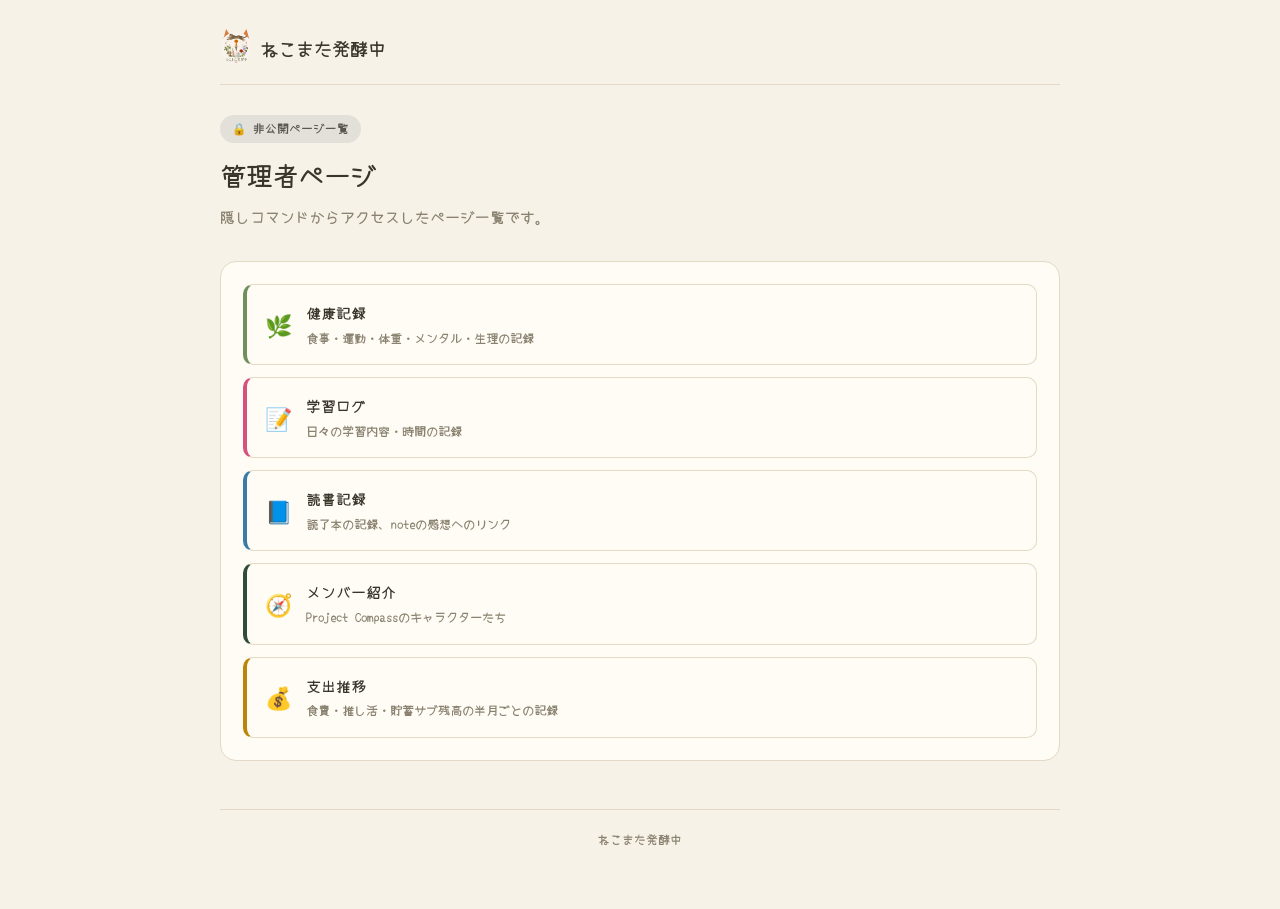
<file: sara-admin-9c51f874.html>
<!DOCTYPE html>
<html lang="ja">
<head>
<meta charset="UTF-8">
<meta name="viewport" content="width=device-width, initial-scale=1.0">
<title>非公開ページ一覧 | ねこまた発酵中</title>
<meta name="robots" content="noindex, nofollow">
<link rel="stylesheet" href="style.css">
<style>
  body { --page-accent: var(--accent-other); --page-accent-soft: var(--accent-other-soft); --page-accent-dark: var(--accent-other-dark); }

  .private-badge {
    display: inline-flex;
    align-items: center;
    gap: 6px;
    background: var(--accent-other-soft);
    color: var(--accent-other-dark);
    border-radius: 999px;
    padding: 4px 12px;
    font-size: 11.5px;
    font-weight: 800;
    margin-bottom: 10px;
  }

  .admin-list { display: flex; flex-direction: column; gap: 12px; }
  .admin-link {
    display: flex;
    align-items: center;
    gap: 14px;
    background: var(--base-bg-card);
    border: 1px solid var(--base-border);
    border-radius: var(--radius-md);
    padding: 16px 18px;
    text-decoration: none;
    color: var(--ink);
    border-left: 4px solid var(--al-color, var(--page-accent));
    transition: transform .15s;
  }
  .admin-link:hover { transform: translateX(3px); }
  .admin-link .al-icon { font-size: 22px; }
  .admin-link .al-title { font-size: 14.5px; font-weight: 800; }
  .admin-link .al-desc { font-size: 12px; color: var(--ink-soft); margin-top: 2px; }
</style>
</head>
<body>
<div class="page">

  <header class="site-header">
    <a href="index.html" class="logo"><span class="cat-ear-frame"><img src="images/logo-icon.png" alt=""></span><span class="playful-heading">ねこまた発酵中</span></a>
  </header>

  <div class="page-hero">
    <span class="private-badge">🔒 非公開ページ一覧</span>
    <h1>管理者ページ</h1>
    <p>隠しコマンドからアクセスしたページ一覧です。</p>
  </div>

  <div class="card">
    <div class="admin-list">
      <a href="sara-health-9c51f874.html" class="admin-link" style="--al-color: var(--accent-health);">
        <span class="al-icon">🌿</span>
        <div>
          <div class="al-title">健康記録</div>
          <div class="al-desc">食事・運動・体重・メンタル・生理の記録</div>
        </div>
      </a>
      <a href="sara-studylog-9c51f874.html" class="admin-link" style="--al-color: var(--accent-study);">
        <span class="al-icon">📝</span>
        <div>
          <div class="al-title">学習ログ</div>
          <div class="al-desc">日々の学習内容・時間の記録</div>
        </div>
      </a>
      <a href="sara-reading-9c51f874.html" class="admin-link" style="--al-color: var(--accent-reading);">
        <span class="al-icon">📘</span>
        <div>
          <div class="al-title">読書記録</div>
          <div class="al-desc">読了本の記録、noteの感想へのリンク</div>
        </div>
      </a>
      <a href="sara-team-9c51f874.html" class="admin-link" style="--al-color: var(--accent-blog);">
        <span class="al-icon">🧭</span>
        <div>
          <div class="al-title">メンバー紹介</div>
          <div class="al-desc">Project Compassのキャラクターたち</div>
        </div>
      </a>
      <a href="sara-expense-9c51f874.html" class="admin-link" style="--al-color: var(--accent-expense);">
        <span class="al-icon">💰</span>
        <div>
          <div class="al-title">支出推移</div>
          <div class="al-desc">食費・推し活・貯蓄サブ残高の半月ごとの記録</div>
        </div>
      </a>
    </div>
  </div>

  <footer class="site-footer">
    ねこまた発酵中
  </footer>

</div>
</body>
</html>
</file>
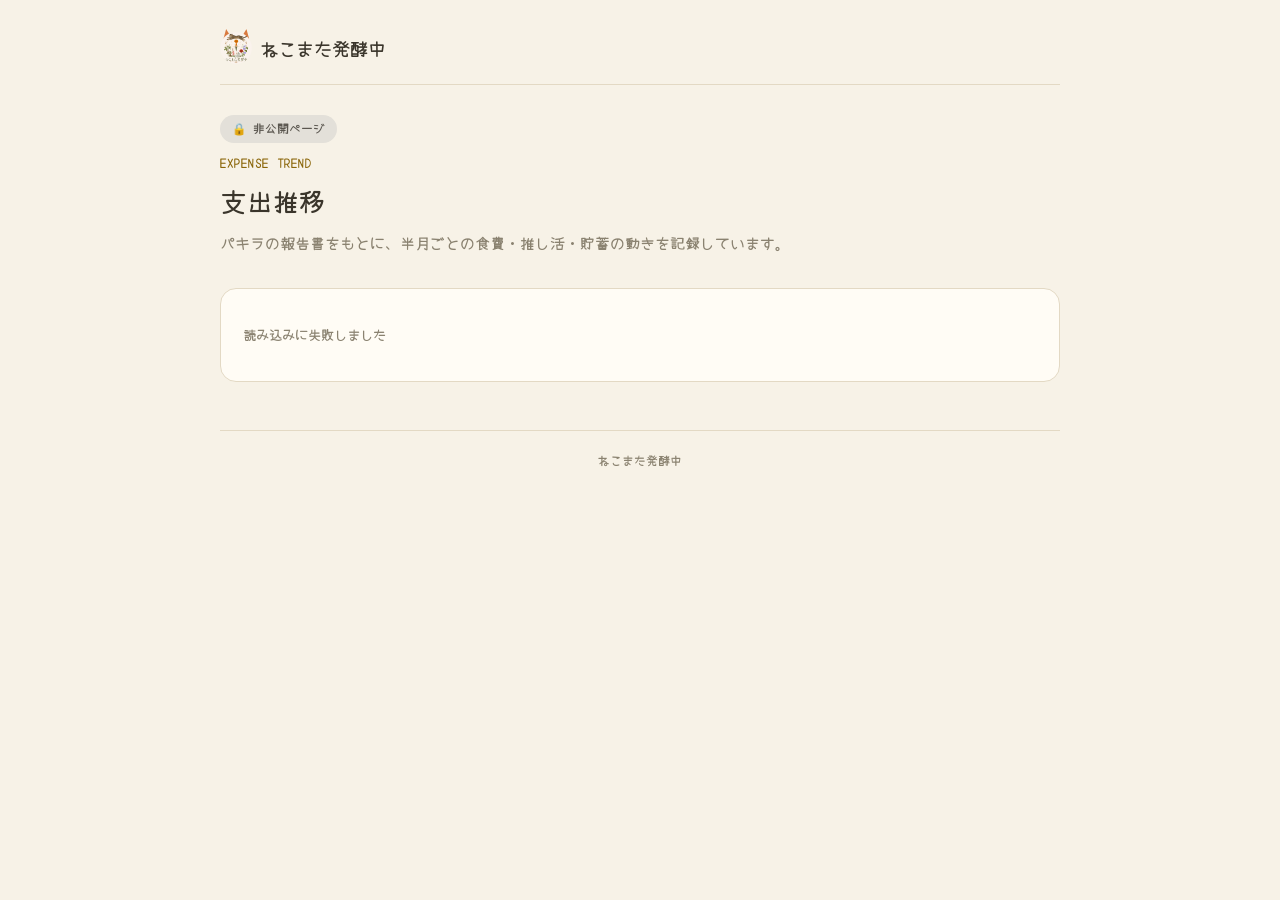
<file: sara-expense-9c51f874.html>
<!DOCTYPE html>
<html lang="ja">
<head>
<meta charset="UTF-8">
<meta name="viewport" content="width=device-width, initial-scale=1.0">
<title>支出推移（非公開） | ねこまた発酵中</title>
<meta name="robots" content="noindex, nofollow">
<link rel="stylesheet" href="style.css">
<style>
  body { --page-accent: var(--accent-expense); --page-accent-soft: var(--accent-expense-soft); --page-accent-dark: var(--accent-expense-dark); }

  .private-badge {
    display: inline-flex;
    align-items: center;
    gap: 6px;
    background: var(--accent-other-soft);
    color: var(--accent-other-dark);
    border-radius: 999px;
    padding: 4px 12px;
    font-size: 11.5px;
    font-weight: 800;
    margin-bottom: 10px;
  }

  .chart-wrap { width: 100%; overflow-x: auto; }
  svg.chart { width: 100%; height: auto; display: block; }

  .stat-grid { display: grid; grid-template-columns: repeat(3, 1fr); gap: 12px; margin-bottom: 4px; }
  @media (max-width: 600px) { .stat-grid { grid-template-columns: 1fr; } }
  .stat-card { background: var(--base-bg); border: 1px solid var(--base-border); border-radius: var(--radius-md); padding: 14px; text-align: center; }
  .stat-card .st-num { font-size: 18px; font-weight: 800; color: var(--page-accent-dark); }
  .stat-card .st-label { font-size: 11px; color: var(--ink-soft); margin-top: 4px; }

  .period-table { width: 100%; border-collapse: collapse; font-size: 12.5px; }
  .period-table th, .period-table td { text-align: left; padding: 8px 10px; border-bottom: 1px solid var(--base-border); }
  .period-table th { color: var(--ink-soft); font-weight: 700; font-size: 11.5px; }
  .period-table .memo-cell { color: var(--ink-soft); font-size: 11.5px; }

  #content-area .loading { font-size: 13px; color: var(--ink-soft); }
</style>
</head>
<body>
<div class="page">

  <header class="site-header">
    <a href="index.html" class="logo"><span class="cat-ear-frame"><img src="images/logo-icon.png" alt=""></span><span class="playful-heading">ねこまた発酵中</span></a>
  </header>

  <div class="page-hero">
    <span class="private-badge">🔒 非公開ページ</span>
    <div class="eyebrow">EXPENSE TREND</div>
    <h1>支出推移</h1>
    <p>パキラの報告書をもとに、半月ごとの食費・推し活・貯蓄の動きを記録しています。</p>
  </div>

  <div id="content-area">
    <p class="loading">読み込み中…</p>
  </div>

  <footer class="site-footer">
    ねこまた発酵中
  </footer>

</div>

<script>
  const GAS_URL = 'https://script.google.com/macros/s/AKfycby_ukjAi9Ry3qZGqyVW9j9502VNxsl-n3CQPvMIDuqLENaIJ2RqkaQIXm483bTorrKk/exec';

  function dateLabel(d) {
    if (!d) return '';
    const md = new Date(String(d).slice(0, 10) + 'T00:00:00');
    if (isNaN(md.getTime())) return String(d);
    return (md.getMonth() + 1) + '/' + md.getDate();
  }

  function escapeHtml(str) {
    const div = document.createElement('div');
    div.textContent = str;
    return div.innerHTML;
  }

  function buildLineChart(points, color, label) {
    if (points.length < 2) return '<p class="loading">データが2件以上集まるとグラフが表示されます</p>';
    const W = 600, H = 160, padL = 50, padR = 14, padT = 16, padB = 26;
    const values = points.map(p => p.value);
    let min = Math.min(...values, 0);
    let max = Math.max(...values);
    if (min === max) { min -= 1; max += 1; }
    const range = max - min;
    const innerW = W - padL - padR;
    const innerH = H - padT - padB;

    const xStep = points.length > 1 ? innerW / (points.length - 1) : 0;
    const coords = points.map((p, i) => {
      const x = padL + i * xStep;
      const y = padT + innerH - ((p.value - min) / range) * innerH;
      return [x, y];
    });

    const pathD = coords.map((c, i) => (i === 0 ? 'M' : 'L') + c[0].toFixed(1) + ',' + c[1].toFixed(1)).join(' ');
    const areaD = pathD + ` L${coords[coords.length-1][0].toFixed(1)},${padT+innerH} L${coords[0][0].toFixed(1)},${padT+innerH} Z`;

    const gridLines = [];
    for (let i = 0; i <= 2; i++) {
      const y = padT + (innerH / 2) * i;
      const val = max - (range / 2) * i;
      gridLines.push(`<line x1="${padL}" y1="${y}" x2="${W-padR}" y2="${y}" stroke="#ddd5c2" stroke-width="1" stroke-dasharray="2,3"/>`);
      gridLines.push(`<text x="${padL-8}" y="${y+3}" font-size="10" fill="#8a8270" text-anchor="end">${Math.round(val).toLocaleString()}</text>`);
    }

    const xLabels = points.map((p, i) =>
      `<text x="${coords[i][0]}" y="${H-8}" font-size="10" fill="#8a8270" text-anchor="middle">${p.label}</text>`
    ).join('');

    const dots = coords.map((c, i) =>
      `<circle cx="${c[0]}" cy="${c[1]}" r="3.5" fill="${color}" stroke="#fffdf8" stroke-width="1.5"><title>${points[i].label}: ${points[i].value.toLocaleString()}円</title></circle>`
    ).join('');

    return `
      <svg class="chart" viewBox="0 0 ${W} ${H}" xmlns="http://www.w3.org/2000/svg">
        ${gridLines.join('')}
        <path d="${areaD}" fill="${color}" opacity="0.12"/>
        <path d="${pathD}" fill="none" stroke="${color}" stroke-width="2.2"/>
        ${dots}
        ${xLabels}
      </svg>
    `;
  }

  async function loadExpenseData() {
    const area = document.getElementById('content-area');
    try {
      const res = await fetch(GAS_URL);
      const rows = await res.json();
      if (!rows || rows.length === 0) {
        area.innerHTML = '<div class="card"><p class="loading">まだデータがありません</p></div>';
        return;
      }

      const periodLabels = rows.map(r => dateLabel(r.period_start) + '〜' + dateLabel(r.period_end));
      const foodPoints = rows.map((r, i) => ({ value: Number(r.food_cost) || 0, label: periodLabels[i] }));
      const oshiPoints = rows.map((r, i) => ({ value: Number(r.oshi_cost) || 0, label: periodLabels[i] }));
      const savingsPoints = rows.map((r, i) => ({ value: Number(r.savings_balance) || 0, label: periodLabels[i] }));

      const latest = rows[rows.length - 1];

      let html = '';

      html += '<div class="stat-grid">';
      html += `<div class="stat-card"><div class="st-num">¥${(Number(latest.food_cost)||0).toLocaleString()}</div><div class="st-label">直近の食費</div></div>`;
      html += `<div class="stat-card"><div class="st-num">¥${(Number(latest.oshi_cost)||0).toLocaleString()}</div><div class="st-label">直近の推し活</div></div>`;
      html += `<div class="stat-card"><div class="st-num">¥${(Number(latest.savings_balance)||0).toLocaleString()}</div><div class="st-label">貯蓄サブ残高</div></div>`;
      html += '</div>';

      html += '<div class="card"><h2>食費の推移</h2><div class="chart-wrap">' + buildLineChart(foodPoints, 'var(--accent-expense)') + '</div></div>';
      html += '<div class="card"><h2>推し活の推移</h2><div class="chart-wrap">' + buildLineChart(oshiPoints, 'var(--accent-health)') + '</div></div>';
      html += '<div class="card"><h2>貯蓄サブ残高の推移</h2><div class="chart-wrap">' + buildLineChart(savingsPoints, 'var(--accent-reading)') + '</div></div>';

      html += '<div class="card"><h2>期間ごとの記録</h2><table class="period-table"><thead><tr>' +
        '<th>期間</th><th>食費</th><th>推し活</th><th>貯蓄サブ残高</th><th>メモ</th></tr></thead><tbody>';
      rows.slice().reverse().forEach(r => {
        html += '<tr>' +
          '<td>' + dateLabel(r.period_start) + '〜' + dateLabel(r.period_end) + '</td>' +
          '<td>¥' + (Number(r.food_cost)||0).toLocaleString() + '</td>' +
          '<td>¥' + (Number(r.oshi_cost)||0).toLocaleString() + '</td>' +
          '<td>¥' + (Number(r.savings_balance)||0).toLocaleString() + '</td>' +
          '<td class="memo-cell">' + escapeHtml(String(r.memo || '')) + '</td>' +
          '</tr>';
      });
      html += '</tbody></table></div>';

      area.innerHTML = html;
    } catch (err) {
      area.innerHTML = '<div class="card"><p class="loading">読み込みに失敗しました</p></div>';
    }
  }

  loadExpenseData();
</script>
</body>
</html>
</file>
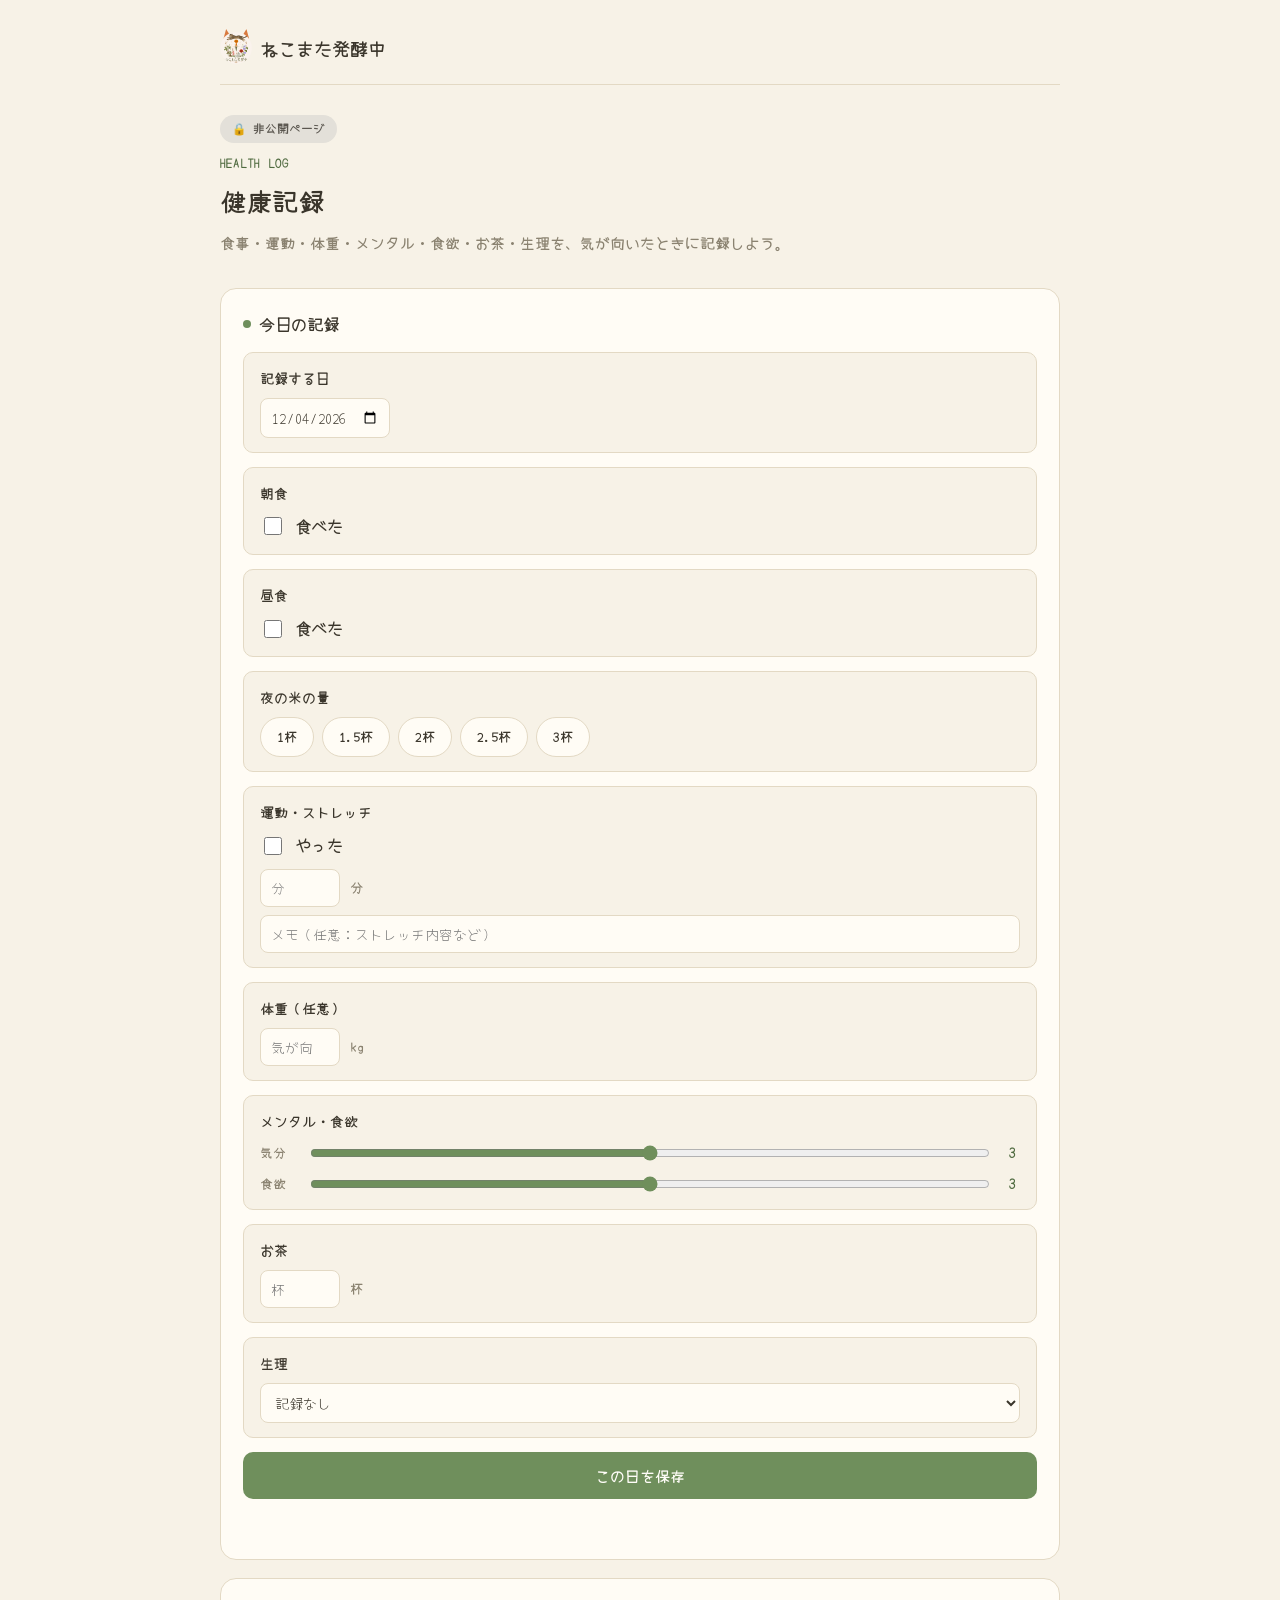
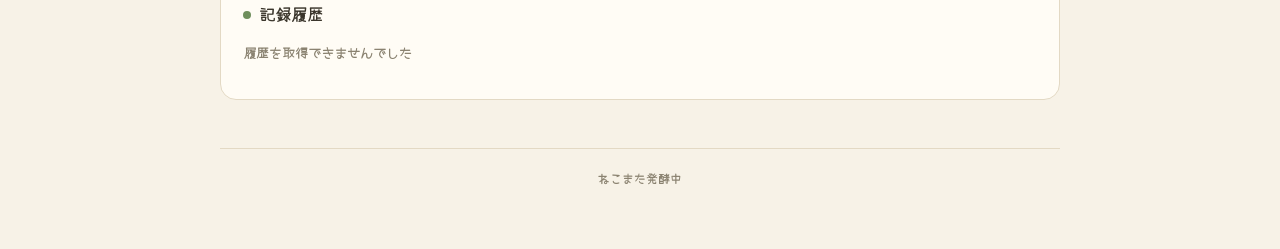
<file: sara-health-9c51f874.html>
<!DOCTYPE html>
<html lang="ja">
<head>
<meta charset="UTF-8">
<meta name="viewport" content="width=device-width, initial-scale=1.0">
<title>健康記録（非公開） | ねこまた発酵中</title>
<meta name="robots" content="noindex, nofollow">
<link rel="stylesheet" href="style.css">
<style>
  body { --page-accent: var(--accent-health); --page-accent-soft: var(--accent-health-soft); --page-accent-dark: var(--accent-health-dark); }

  .form-grid { display: flex; flex-direction: column; gap: 14px; }

  .field-block { background: var(--base-bg); border: 1px solid var(--base-border); border-radius: var(--radius-md); padding: 14px 16px; }
  .field-block label.title { display: flex; align-items: center; gap: 8px; font-size: 13.5px; font-weight: 700; margin-bottom: 8px; }

  .toggle-row { display: flex; align-items: center; gap: 10px; cursor: pointer; }
  .toggle-row input[type="checkbox"] { width: 18px; height: 18px; accent-color: var(--page-accent); }

  .inline-row { display: flex; align-items: center; gap: 10px; flex-wrap: wrap; }
  .inline-row input[type="number"] { width: 80px; }
  .inline-row input[type="text"] { flex: 1; min-width: 140px; }

  input[type="text"], input[type="number"], input[type="date"], select {
    border: 1px solid var(--base-border);
    border-radius: 8px;
    padding: 8px 10px;
    font-size: 14px;
    font-family: inherit;
    background: var(--base-bg-card);
    color: var(--ink);
  }
  select { width: 100%; }

  .slider-row { display: flex; align-items: center; gap: 12px; margin-bottom: 8px; }
  .slider-row:last-child { margin-bottom: 0; }
  .slider-row .s-label { font-size: 12.5px; color: var(--ink-soft); min-width: 36px; }
  .slider-row input[type="range"] { flex: 1; accent-color: var(--page-accent); }
  .slider-row .s-out { font-size: 13.5px; font-weight: 800; color: var(--page-accent-dark); min-width: 16px; text-align: center; }

  .submit-btn {
    width: 100%;
    background: var(--page-accent);
    color: #fffdf8;
    border: none;
    border-radius: 10px;
    padding: 13px;
    font-size: 14.5px;
    font-weight: 800;
    cursor: pointer;
    font-family: inherit;
  }
  .submit-btn:disabled { opacity: 0.6; cursor: default; }

  #status-msg { font-size: 12.5px; margin-top: 8px; min-height: 16px; }
  #status-msg.ok { color: var(--accent-health-dark); }
  #status-msg.err { color: #a32d2d; }

  .history-row {
    display: flex; align-items: center; gap: 8px; flex-wrap: wrap;
    border: 1px solid var(--base-border); border-radius: 8px;
    padding: 9px 12px; margin-bottom: 7px; font-size: 12.5px;
  }
  .history-row .h-date { font-weight: 800; min-width: 60px; color: var(--page-accent-dark); }
  .history-row .h-tag { background: var(--page-accent-soft); color: var(--page-accent-dark); border-radius: 999px; padding: 2px 9px; font-size: 11px; }
  #history-list .loading { font-size: 13px; color: var(--ink-soft); }

  .private-badge {
    display: inline-flex;
    align-items: center;
    gap: 6px;
    background: var(--accent-other-soft);
    color: var(--accent-other-dark);
    border-radius: 999px;
    padding: 4px 12px;
    font-size: 11.5px;
    font-weight: 800;
    margin-bottom: 10px;
  }

  .choice-row { display: flex; gap: 8px; flex-wrap: wrap; }
  .choice-btn {
    border: 1.5px solid var(--base-border);
    background: var(--base-bg-card);
    border-radius: 999px;
    padding: 8px 16px;
    font-size: 13px;
    font-weight: 700;
    cursor: pointer;
    color: var(--ink);
    transition: all .15s;
  }
  .choice-btn.selected {
    background: var(--page-accent);
    border-color: var(--page-accent);
    color: white;
  }
</style>
</head>
<body>
<div class="page">

  <header class="site-header">
    <a href="index.html" class="logo"><span class="cat-ear-frame"><img src="images/logo-icon.png" alt=""></span><span class="playful-heading">ねこまた発酵中</span></a>
  </header>

  <div class="page-hero">
    <span class="private-badge">🔒 非公開ページ</span>
    <div class="eyebrow">HEALTH LOG</div>
    <h1>健康記録</h1>
    <p>食事・運動・体重・メンタル・食欲・お茶・生理を、気が向いたときに記録しよう。</p>
  </div>

  <div class="card">
    <h2>今日の記録</h2>
    <form id="health-form" class="form-grid">

      <div class="field-block">
        <label class="title">記録する日</label>
        <input type="date" id="date-input" required>
      </div>

      <div class="field-block">
        <label class="title">朝食</label>
        <label class="toggle-row">
          <input type="checkbox" id="breakfast">
          <span>食べた</span>
        </label>
      </div>

      <div class="field-block">
        <label class="title">昼食</label>
        <label class="toggle-row">
          <input type="checkbox" id="lunch">
          <span>食べた</span>
        </label>
      </div>

      <div class="field-block">
        <label class="title">夜の米の量</label>
        <div class="choice-row" id="rice-choice">
          <div class="choice-btn" data-value="1">1杯</div>
          <div class="choice-btn" data-value="1.5">1.5杯</div>
          <div class="choice-btn" data-value="2">2杯</div>
          <div class="choice-btn" data-value="2.5">2.5杯</div>
          <div class="choice-btn" data-value="3">3杯</div>
        </div>
      </div>

      <div class="field-block">
        <label class="title">運動・ストレッチ</label>
        <label class="toggle-row" style="margin-bottom: 10px;">
          <input type="checkbox" id="exercise-did">
          <span>やった</span>
        </label>
        <div class="inline-row">
          <input type="number" id="exercise-min" placeholder="分" min="0" max="180">
          <span style="font-size:13px; color:var(--ink-soft);">分</span>
        </div>
        <input type="text" id="exercise-memo" placeholder="メモ（任意：ストレッチ内容など）" style="width:100%; margin-top:8px;">
      </div>

      <div class="field-block">
        <label class="title">体重（任意）</label>
        <div class="inline-row">
          <input type="number" id="weight" placeholder="気が向いたときだけ" step="0.1" min="30" max="150">
          <span style="font-size:13px; color:var(--ink-soft);">kg</span>
        </div>
      </div>

      <div class="field-block">
        <label class="title">メンタル・食欲</label>
        <div class="slider-row">
          <span class="s-label">気分</span>
          <input type="range" id="mood" min="1" max="5" value="3" step="1">
          <span class="s-out" id="mood-out">3</span>
        </div>
        <div class="slider-row">
          <span class="s-label">食欲</span>
          <input type="range" id="appetite" min="1" max="5" value="3" step="1">
          <span class="s-out" id="appetite-out">3</span>
        </div>
      </div>

      <div class="field-block">
        <label class="title">お茶</label>
        <div class="inline-row">
          <input type="number" id="tea" placeholder="杯" min="0" max="15">
          <span style="font-size:13px; color:var(--ink-soft);">杯</span>
        </div>
      </div>

      <div class="field-block">
        <label class="title">生理</label>
        <select id="period">
          <option value="">記録なし</option>
          <option value="start">開始日</option>
          <option value="ongoing">生理中</option>
          <option value="end">終了日</option>
          <option value="pms">PMS（生理前の不調）</option>
        </select>
      </div>

      <button type="submit" class="submit-btn" id="submit-btn">この日を保存</button>
      <div id="status-msg"></div>
    </form>
  </div>

  <div class="card">
    <h2>記録履歴</h2>
    <div id="history-list"><p class="loading">読み込み中…</p></div>
  </div>

  <footer class="site-footer">
    ねこまた発酵中
  </footer>

</div>

<script>
  const GAS_URL = 'https://script.google.com/macros/s/AKfycbxcG5koxkbuJ7c44aPmVAe-jpXJXW8dsl4aot_tIniA7-Nc7GJm3r-AOQHyXrndb4Mv/exec';

  const $ = id => document.getElementById(id);

  function todayStr() {
    const d = new Date();
    const tz = d.getTimezoneOffset() * 60000;
    return new Date(d - tz).toISOString().slice(0, 10);
  }

  $('date-input').value = todayStr();
  $('mood').addEventListener('input', () => $('mood-out').textContent = $('mood').value);
  $('appetite').addEventListener('input', () => $('appetite-out').textContent = $('appetite').value);

  let selectedRice = '';
  document.querySelectorAll('#rice-choice .choice-btn').forEach(btn => {
    btn.addEventListener('click', () => {
      const isAlreadySelected = btn.classList.contains('selected');
      document.querySelectorAll('#rice-choice .choice-btn').forEach(b => b.classList.remove('selected'));
      if (isAlreadySelected) {
        selectedRice = ''; // もう一度押すと選択解除（任意項目のため）
      } else {
        btn.classList.add('selected');
        selectedRice = btn.dataset.value;
      }
    });
  });

  function periodLabel(p) {
    if (p === 'start') return '生理開始';
    if (p === 'ongoing') return '生理中';
    if (p === 'end') return '生理終了';
    if (p === 'pms') return 'PMS';
    return '';
  }

  function dateLabel(d) {
    if (!d) return '';
    const md = new Date(String(d).slice(0, 10) + 'T00:00:00');
    if (isNaN(md.getTime())) return String(d);
    return (md.getMonth() + 1) + '/' + md.getDate();
  }

  $('health-form').addEventListener('submit', async function (e) {
    e.preventDefault();
    const btn = $('submit-btn');
    const statusEl = $('status-msg');
    btn.disabled = true;
    statusEl.textContent = '送信中…';
    statusEl.className = '';

    const params = new URLSearchParams({
      date: $('date-input').value,
      breakfast: $('breakfast').checked ? 'true' : 'false',
      lunch: $('lunch').checked ? 'true' : 'false',
      rice_amount: selectedRice,
      exercise_did: $('exercise-did').checked ? 'true' : 'false',
      exercise_min: $('exercise-min').value || '',
      exercise_memo: $('exercise-memo').value || '',
      weight: $('weight').value || '',
      mood: $('mood').value,
      appetite: $('appetite').value,
      tea: $('tea').value || '',
      period: $('period').value || ''
    });

    try {
      const res = await fetch(GAS_URL, { method: 'POST', body: params });
      const text = await res.text();
      statusEl.textContent = '保存しました';
      statusEl.className = 'ok';
      loadHistory();

      // フォームをリセットして、続けて入力しやすくする
      document.getElementById('health-form').reset();
      $('date-input').value = todayStr(); // 日付は今日のまま維持
      document.querySelectorAll('#rice-choice .choice-btn').forEach(b => b.classList.remove('selected'));
      selectedRice = '';
      $('mood-out').textContent = '3';
      $('appetite-out').textContent = '3';
    } catch (err) {
      statusEl.textContent = '保存に失敗しました。もう一度試してね';
      statusEl.className = 'err';
    } finally {
      btn.disabled = false;
    }
  });

  async function loadHistory() {
    const listEl = $('history-list');
    listEl.innerHTML = '<p class="loading">読み込み中…</p>';
    try {
      const res = await fetch(GAS_URL);
      const rows = await res.json();
      if (!rows || rows.length === 0) {
        listEl.innerHTML = '<p class="loading">まだ記録がありません</p>';
        return;
      }
      // 日付の降順（新しい日付が上）にソート
      const sorted = rows.slice().sort((a, b) => {
        const da = String(a.date).slice(0, 10);
        const db = String(b.date).slice(0, 10);
        return db.localeCompare(da);
      }).slice(0, 31);
      listEl.innerHTML = sorted.map(r => {
        const tags = [];
        if (r.breakfast === true || r.breakfast === 'TRUE') tags.push('朝食○');
        if (r.lunch === true || r.lunch === 'TRUE') tags.push('昼食○');
        if (r.rice_amount) tags.push('夜の米' + r.rice_amount + '杯');
        if (r.exercise_did === true || r.exercise_did === 'TRUE') {
          tags.push('運動' + (r.exercise_min ? ' ' + r.exercise_min + '分' : ''));
        }
        if (r.weight) tags.push(r.weight + 'kg');
        if (r.mood) tags.push('気分' + r.mood);
        if (r.appetite) tags.push('食欲' + r.appetite);
        if (r.tea) tags.push('お茶' + r.tea + '杯');
        if (r.period) tags.push(periodLabel(r.period));
        const tagHtml = tags.map(t => '<span class="h-tag">' + t + '</span>').join('');
        return '<div class="history-row"><span class="h-date">' + dateLabel(r.date) + '</span>' + tagHtml + '</div>';
      }).join('');
    } catch (err) {
      listEl.innerHTML = '<p class="loading">履歴を取得できませんでした</p>';
    }
  }

  loadHistory();
</script>
</body>
</html>
</file>
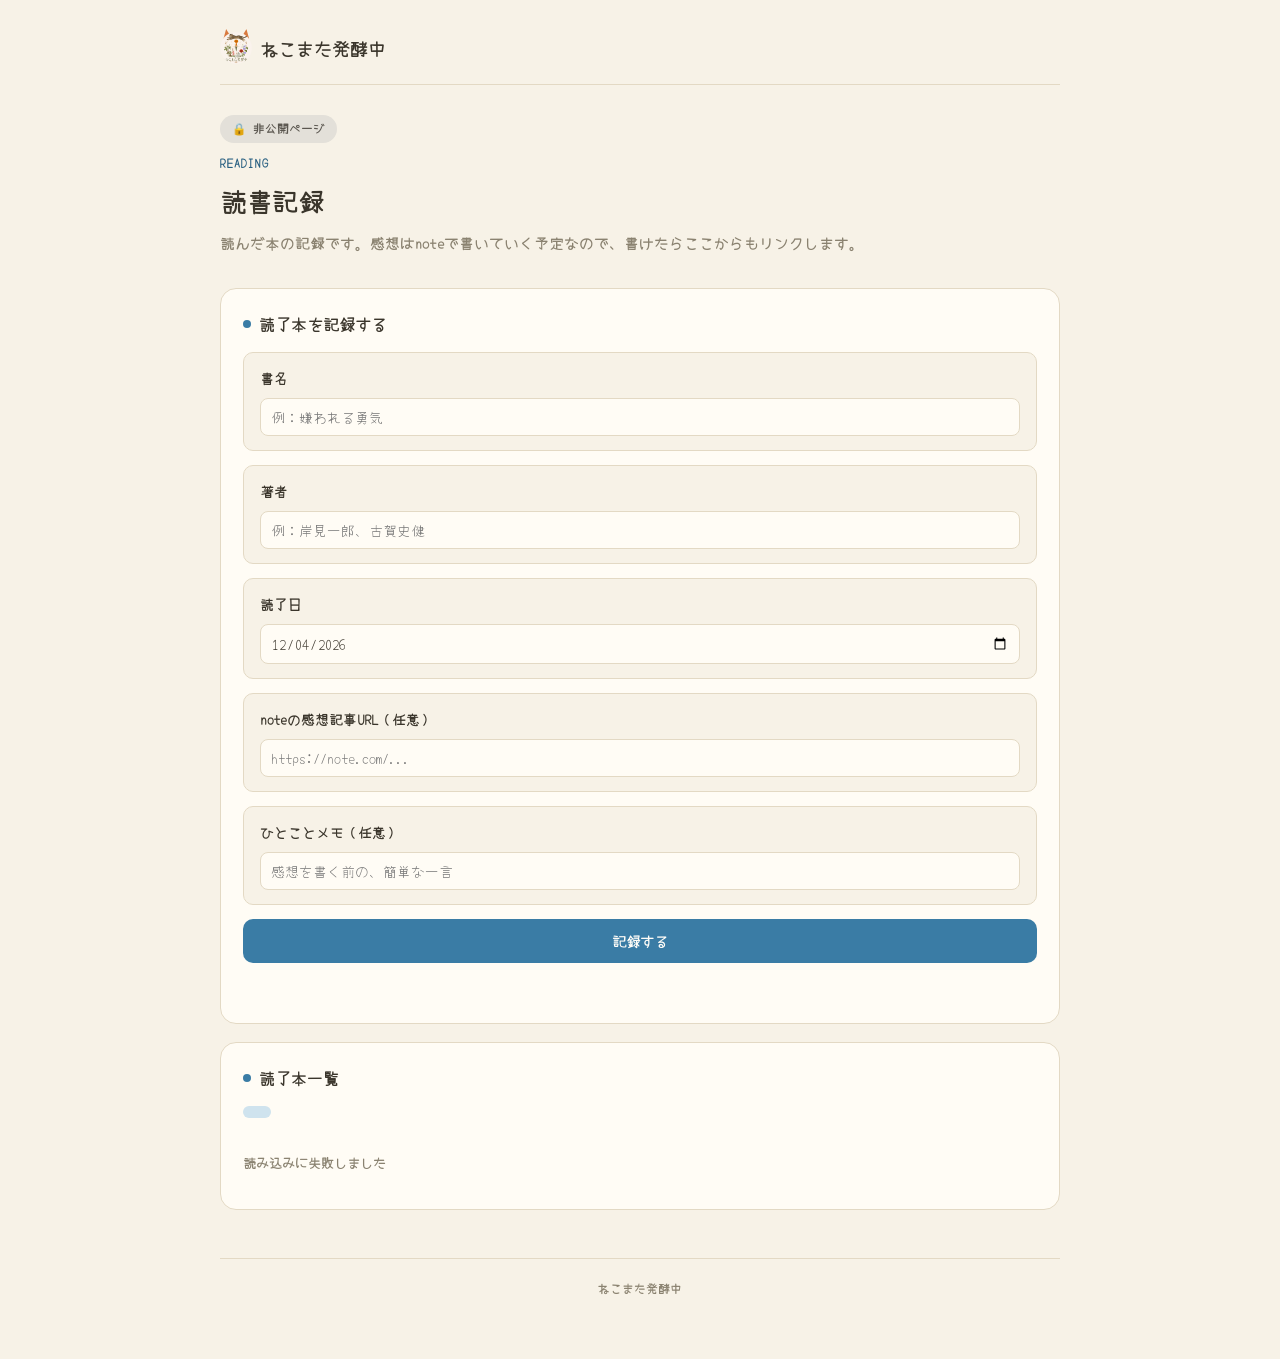
<file: sara-reading-9c51f874.html>
<!DOCTYPE html>
<html lang="ja">
<head>
<meta charset="UTF-8">
<meta name="viewport" content="width=device-width, initial-scale=1.0">
<title>読書記録（非公開） | ねこまた発酵中</title>
<meta name="robots" content="noindex, nofollow">
<link rel="stylesheet" href="style.css">
<style>
  body { --page-accent: var(--accent-reading); --page-accent-soft: var(--accent-reading-soft); --page-accent-dark: var(--accent-reading-dark); }

  .private-badge {
    display: inline-flex;
    align-items: center;
    gap: 6px;
    background: var(--accent-other-soft);
    color: var(--accent-other-dark);
    border-radius: 999px;
    padding: 4px 12px;
    font-size: 11.5px;
    font-weight: 800;
    margin-bottom: 10px;
  }

  .book-list { display: flex; flex-direction: column; gap: 12px; }
  .book-card {
    background: var(--base-bg-card);
    border: 1px solid var(--base-border);
    border-radius: var(--radius-md);
    padding: 16px 18px;
  }
  .book-card .b-title { font-size: 14.5px; font-weight: 800; margin-bottom: 3px; }
  .book-card .b-author { font-size: 12px; color: var(--ink-soft); margin-bottom: 8px; }
  .book-card .b-meta { display: flex; align-items: center; gap: 10px; flex-wrap: wrap; }
  .book-card .b-date {
    font-size: 11px; color: var(--ink-soft); background: var(--base-bg);
    border-radius: 999px; padding: 3px 10px;
  }
  .book-card .b-memo { font-size: 12.5px; color: var(--ink); margin-top: 8px; line-height: 1.6; }
  .book-card .b-note-link {
    display: inline-flex; align-items: center; gap: 5px;
    font-size: 12px; font-weight: 700; color: var(--accent-blog-dark);
    background: var(--accent-blog-soft);
    border-radius: 999px; padding: 4px 12px;
    text-decoration: none;
  }
  .book-card .b-note-pending {
    display: inline-flex; align-items: center; gap: 5px;
    font-size: 11.5px; color: var(--ink-soft);
    border-radius: 999px; padding: 4px 12px;
    background: var(--base-bg);
  }
  #book-list .loading { font-size: 13px; color: var(--ink-soft); }
  .summary-pill {
    display: inline-flex; align-items: center; gap: 6px;
    background: var(--page-accent-soft); color: var(--page-accent-dark);
    border-radius: 999px; padding: 6px 14px; font-size: 13px; font-weight: 700;
    margin-bottom: 14px;
  }

  .form-grid { display: flex; flex-direction: column; gap: 14px; }
  .field-block { background: var(--base-bg); border: 1px solid var(--base-border); border-radius: var(--radius-md); padding: 14px 16px; }
  .field-block label.title { display: block; font-size: 13.5px; font-weight: 700; margin-bottom: 8px; }

  input[type="text"], input[type="date"], input[type="url"] {
    width: 100%;
    border: 1px solid var(--base-border);
    border-radius: 8px;
    padding: 8px 10px;
    font-size: 14px;
    font-family: inherit;
    background: var(--base-bg-card);
    color: var(--ink);
  }

  .submit-btn {
    width: 100%;
    background: var(--page-accent);
    color: #fffdf8;
    border: none;
    border-radius: 10px;
    padding: 12px;
    font-size: 14px;
    font-weight: 800;
    cursor: pointer;
    font-family: inherit;
  }
  .submit-btn:disabled { opacity: 0.6; cursor: default; }

  #form-status { font-size: 12.5px; margin-top: 8px; min-height: 16px; }
  #form-status.ok { color: var(--accent-reading-dark); }
  #form-status.err { color: #a32d2d; }
</style>
</head>
<body>
<div class="page">

  <header class="site-header">
    <a href="index.html" class="logo"><span class="cat-ear-frame"><img src="images/logo-icon.png" alt=""></span><span class="playful-heading">ねこまた発酵中</span></a>
  </header>

  <div class="page-hero">
    <span class="private-badge">🔒 非公開ページ</span>
    <div class="eyebrow">READING</div>
    <h1>読書記録</h1>
    <p>読んだ本の記録です。感想はnoteで書いていく予定なので、書けたらここからもリンクします。</p>
  </div>

  <div class="card">
    <h2>読了本を記録する</h2>
    <form id="book-form" class="form-grid">
      <div class="field-block">
        <label class="title">書名</label>
        <input type="text" id="book-title" placeholder="例：嫌われる勇気" required>
      </div>
      <div class="field-block">
        <label class="title">著者</label>
        <input type="text" id="book-author" placeholder="例：岸見一郎、古賀史健">
      </div>
      <div class="field-block">
        <label class="title">読了日</label>
        <input type="date" id="book-date">
      </div>
      <div class="field-block">
        <label class="title">noteの感想記事URL（任意）</label>
        <input type="url" id="book-note-url" placeholder="https://note.com/...">
      </div>
      <div class="field-block">
        <label class="title">ひとことメモ（任意）</label>
        <input type="text" id="book-memo" placeholder="感想を書く前の、簡単な一言">
      </div>
      <button type="submit" class="submit-btn" id="book-submit-btn">記録する</button>
      <div id="form-status"></div>
    </form>
  </div>

  <div class="card">
    <h2>読了本一覧</h2>
    <div class="summary-pill" id="book-count">読み込み中…</div>
    <div class="book-list" id="book-list"><p class="loading">読み込み中…</p></div>
  </div>

  <footer class="site-footer">
    ねこまた発酵中
  </footer>

</div>

<script>
  const GAS_URL = 'https://script.google.com/macros/s/AKfycbw7wwZ0zwtAm_WSEmJzI6shAWQ2LgsBXsgZRbLMW2VP_e-YfiKo59uYNXnc6YZJSggtAQ/exec';

  function dateLabel(d) {
    if (!d) return '';
    const md = new Date(String(d).slice(0, 10) + 'T00:00:00');
    if (isNaN(md.getTime())) return String(d);
    return md.getFullYear() + '/' + (md.getMonth() + 1) + '/' + md.getDate();
  }

  function escapeHtml(str) {
    const div = document.createElement('div');
    div.textContent = str;
    return div.innerHTML;
  }

  function todayStr() {
    const d = new Date();
    const tz = d.getTimezoneOffset() * 60000;
    return new Date(d - tz).toISOString().slice(0, 10);
  }
  document.getElementById('book-date').value = todayStr();

  document.getElementById('book-form').addEventListener('submit', async function (e) {
    e.preventDefault();
    const btn = document.getElementById('book-submit-btn');
    const statusEl = document.getElementById('form-status');
    btn.disabled = true;
    statusEl.textContent = '送信中…';
    statusEl.className = '';

    const params = new URLSearchParams({
      title: document.getElementById('book-title').value || '',
      author: document.getElementById('book-author').value || '',
      finished_date: document.getElementById('book-date').value || '',
      note_url: document.getElementById('book-note-url').value || '',
      memo: document.getElementById('book-memo').value || ''
    });

    try {
      await fetch(GAS_URL, { method: 'POST', body: params });
      statusEl.textContent = '記録しました';
      statusEl.className = 'ok';
      document.getElementById('book-form').reset();
      document.getElementById('book-date').value = todayStr();
      loadBooks();
    } catch (err) {
      statusEl.textContent = '記録に失敗しました。もう一度試してね';
      statusEl.className = 'err';
    } finally {
      btn.disabled = false;
    }
  });

  async function loadBooks() {
    const listEl = document.getElementById('book-list');
    const countEl = document.getElementById('book-count');
    try {
      const res = await fetch(GAS_URL);
      const rows = await res.json();
      if (!rows || rows.length === 0) {
        listEl.innerHTML = '<p class="loading">まだ記録がありません</p>';
        countEl.textContent = '📚 読了 0冊';
        return;
      }
      // 読了日の降順（新しい日付が上）にソート
      const sorted = rows.slice().sort((a, b) => {
        const da = String(a.finished_date || '').slice(0, 10);
        const db = String(b.finished_date || '').slice(0, 10);
        return db.localeCompare(da);
      });
      countEl.textContent = '📚 読了 ' + rows.length + '冊';
      listEl.innerHTML = sorted.map(b => {
        const noteHtml = b.note_url
          ? '<a href="' + escapeHtml(String(b.note_url)) + '" class="b-note-link" target="_blank" rel="noopener">✍️ noteで感想を読む</a>'
          : '<span class="b-note-pending">感想はnoteで執筆予定</span>';
        return '<div class="book-card">' +
          '<div class="b-title">' + escapeHtml(String(b.title || '')) + '</div>' +
          '<div class="b-author">' + escapeHtml(String(b.author || '')) + '</div>' +
          '<div class="b-meta">' +
            (b.finished_date ? '<span class="b-date">読了：' + dateLabel(b.finished_date) + '</span>' : '') +
            noteHtml +
          '</div>' +
          (b.memo ? '<div class="b-memo">' + escapeHtml(String(b.memo)) + '</div>' : '') +
          '</div>';
      }).join('');
    } catch (err) {
      listEl.innerHTML = '<p class="loading">読み込みに失敗しました</p>';
      countEl.textContent = '';
    }
  }

  loadBooks();
</script>
</body>
</html>
</file>
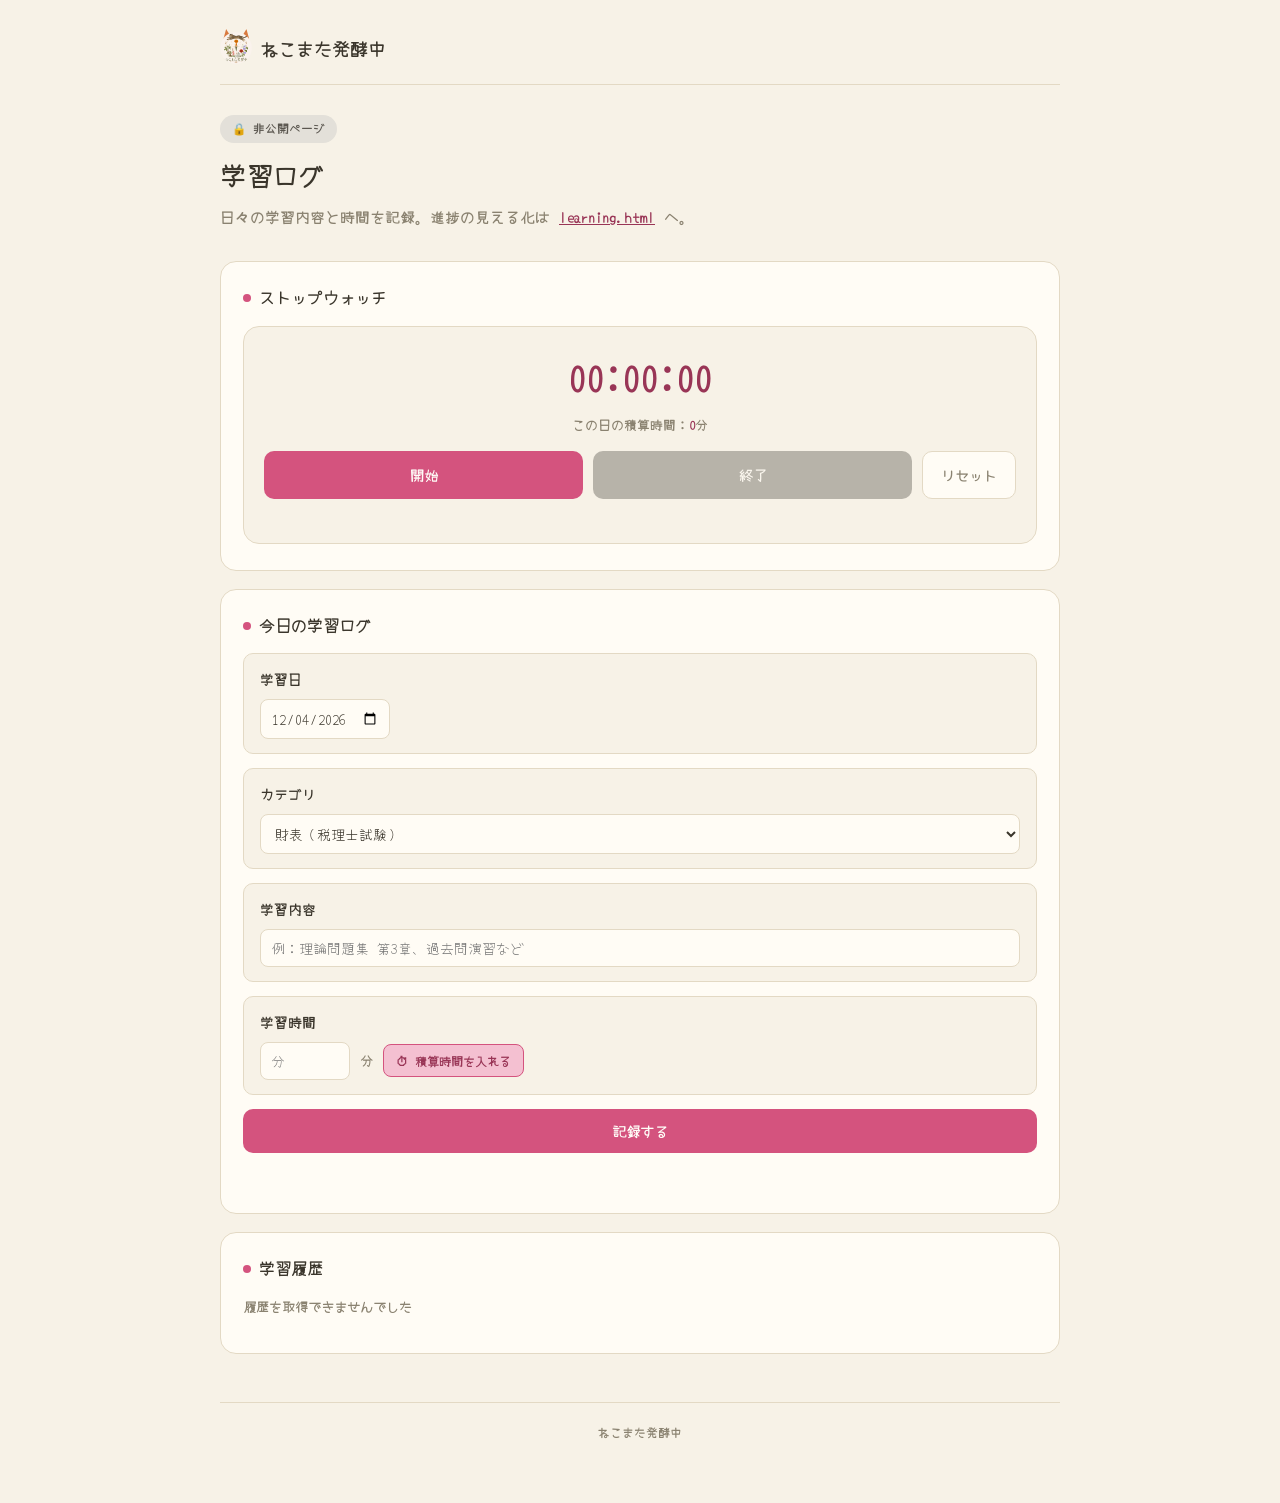
<file: sara-studylog-9c51f874.html>
<!DOCTYPE html>
<html lang="ja">
<head>
<meta charset="UTF-8">
<meta name="viewport" content="width=device-width, initial-scale=1.0">
<title>学習ログ（非公開） | ねこまた発酵中</title>
<meta name="robots" content="noindex, nofollow">
<link rel="stylesheet" href="style.css">
<style>
  body { --page-accent: var(--accent-study); --page-accent-soft: var(--accent-study-soft); --page-accent-dark: var(--accent-study-dark); }

  .private-badge {
    display: inline-flex;
    align-items: center;
    gap: 6px;
    background: var(--accent-other-soft);
    color: var(--accent-other-dark);
    border-radius: 999px;
    padding: 4px 12px;
    font-size: 11.5px;
    font-weight: 800;
    margin-bottom: 10px;
  }

  .stopwatch-box {
    background: var(--base-bg);
    border: 1px solid var(--base-border);
    border-radius: var(--radius-lg);
    padding: 20px;
    text-align: center;
    margin-bottom: 4px;
  }
  .sw-time {
    font-size: 36px;
    font-weight: 800;
    color: var(--page-accent-dark);
    font-variant-numeric: tabular-nums;
    margin-bottom: 6px;
  }
  .sw-accumulated {
    font-size: 12.5px;
    color: var(--ink-soft);
    margin-bottom: 16px;
  }
  .sw-accumulated strong { color: var(--page-accent-dark); font-weight: 800; }
  .sw-btn-row { display: flex; gap: 10px; }
  .sw-btn {
    flex: 1;
    border: none;
    border-radius: 10px;
    padding: 13px;
    font-size: 14px;
    font-weight: 800;
    cursor: pointer;
    font-family: inherit;
  }
  .sw-btn.start { background: var(--page-accent); color: #fffdf8; }
  .sw-btn.stop { background: var(--accent-other-dark); color: #fffdf8; }
  .sw-btn.reset { background: var(--base-bg-card); color: var(--ink-soft); border: 1px solid var(--base-border); flex: 0 0 auto; padding: 13px 18px; }
  .sw-btn:disabled { opacity: 0.4; cursor: default; }
  .sw-status { font-size: 11.5px; color: var(--ink-soft); margin-top: 10px; min-height: 14px; }
  .sw-status.running { color: var(--page-accent-dark); font-weight: 700; }

  .form-grid { display: flex; flex-direction: column; gap: 14px; }
  .field-block { background: var(--base-bg); border: 1px solid var(--base-border); border-radius: var(--radius-md); padding: 14px 16px; }
  .field-block label.title { display: block; font-size: 13.5px; font-weight: 700; margin-bottom: 8px; }

  input[type="text"], input[type="number"], input[type="date"], select {
    border: 1px solid var(--base-border);
    border-radius: 8px;
    padding: 8px 10px;
    font-size: 14px;
    font-family: inherit;
    background: var(--base-bg-card);
    color: var(--ink);
  }
  select { width: 100%; }
  input[type="text"] { width: 100%; }

  .inline-row { display: flex; align-items: center; gap: 10px; }
  .inline-row input[type="number"] { width: 90px; }
  .inline-row .fill-btn {
    border: 1px solid var(--page-accent);
    background: var(--page-accent-soft);
    color: var(--page-accent-dark);
    border-radius: 8px;
    padding: 7px 12px;
    font-size: 12px;
    font-weight: 700;
    cursor: pointer;
    font-family: inherit;
  }

  .submit-btn {
    width: 100%;
    background: var(--page-accent);
    color: #fffdf8;
    border: none;
    border-radius: 10px;
    padding: 12px;
    font-size: 14px;
    font-weight: 800;
    cursor: pointer;
    font-family: inherit;
  }
  .submit-btn:disabled { opacity: 0.6; cursor: default; }

  #log-status { font-size: 12.5px; margin-top: 8px; min-height: 16px; }
  #log-status.ok { color: var(--accent-study-dark); }
  #log-status.err { color: #a32d2d; }

  .history-row {
    display: flex; align-items: center; gap: 8px; flex-wrap: wrap;
    border: 1px solid var(--base-border); border-radius: 8px;
    padding: 9px 12px; margin-bottom: 7px; font-size: 12.5px;
  }
  .history-row .h-date { font-weight: 800; min-width: 50px; color: var(--page-accent-dark); }
  .history-row .h-tag { background: var(--page-accent-soft); color: var(--page-accent-dark); border-radius: 999px; padding: 2px 9px; font-size: 11px; }
  .history-row .h-content { color: var(--ink); flex: 1; min-width: 120px; }
  #history-list .loading { font-size: 13px; color: var(--ink-soft); }
</style>
</head>
<body>
<div class="page">

  <header class="site-header">
    <a href="index.html" class="logo"><span class="cat-ear-frame"><img src="images/logo-icon.png" alt=""></span><span class="playful-heading">ねこまた発酵中</span></a>
  </header>

  <div class="page-hero">
    <span class="private-badge">🔒 非公開ページ</span>
    <h1>学習ログ</h1>
    <p>日々の学習内容と時間を記録。進捗の見える化は <a href="learning.html" style="color:var(--page-accent-dark); font-weight:700;">learning.html</a> へ。</p>
  </div>

  <div class="card">
    <h2>ストップウォッチ</h2>
    <div class="stopwatch-box">
      <div class="sw-time" id="sw-display">00:00:00</div>
      <div class="sw-accumulated">この日の積算時間：<strong id="sw-accumulated-min">0</strong>分</div>
      <div class="sw-btn-row">
        <button class="sw-btn start" id="sw-start-btn">開始</button>
        <button class="sw-btn stop" id="sw-stop-btn" disabled>終了</button>
        <button class="sw-btn reset" id="sw-reset-btn">リセット</button>
      </div>
      <div class="sw-status" id="sw-status"></div>
    </div>
  </div>

  <div class="card">
    <h2>今日の学習ログ</h2>
    <form id="log-form" class="form-grid">
      <div class="field-block">
        <label class="title">学習日</label>
        <input type="date" id="log-date" required>
      </div>
      <div class="field-block">
        <label class="title">カテゴリ</label>
        <select id="log-category">
          <option value="財表">財表（税理士試験）</option>
          <option value="法人税法">法人税法（税理士試験）</option>
          <option value="近大">近大通信</option>
          <option value="産能大">産能大</option>
          <option value="その他">その他</option>
        </select>
      </div>
      <div class="field-block">
        <label class="title">学習内容</label>
        <input type="text" id="log-content" placeholder="例：理論問題集 第3章、過去問演習など">
      </div>
      <div class="field-block">
        <label class="title">学習時間</label>
        <div class="inline-row">
          <input type="number" id="log-minutes" placeholder="分" min="0" max="600">
          <span style="font-size:13px; color:var(--ink-soft);">分</span>
          <button type="button" class="fill-btn" id="fill-from-sw-btn">⏱ 積算時間を入れる</button>
        </div>
      </div>
      <button type="submit" class="submit-btn" id="log-submit-btn">記録する</button>
      <div id="log-status"></div>
    </form>
  </div>

  <div class="card">
    <h2>学習履歴</h2>
    <div id="history-list"><p class="loading">読み込み中…</p></div>
  </div>

  <footer class="site-footer">
    ねこまた発酵中
  </footer>

</div>

<script>
  const GAS_URL = 'https://script.google.com/macros/s/AKfycbwaZx_bNjdmJnyV2wSdmSrdyR-SYGlVUEMKDazAEW4oGb7INTFfntMZIomzItU-MBJvTQ/exec';

  const $ = id => document.getElementById(id);

  function todayStr() {
    const d = new Date();
    const tz = d.getTimezoneOffset() * 60000;
    return new Date(d - tz).toISOString().slice(0, 10);
  }

  $('log-date').value = todayStr();

  function dateLabel(d) {
    if (!d) return '';
    const md = new Date(String(d).slice(0, 10) + 'T00:00:00');
    if (isNaN(md.getTime())) return String(d);
    return (md.getMonth() + 1) + '/' + md.getDate();
  }

  // ---------- ストップウォッチ（開始→終了を繰り返して積算） ----------
  const SW_STORAGE_KEY = 'sw_accumulated_seconds_' + todayStr();
  let swRunning = false;
  let swStartTime = null;
  let swIntervalId = null;
  let swAccumulatedSeconds = Number(sessionStorage.getItem(SW_STORAGE_KEY) || 0);

  function formatHMS(totalSeconds) {
    const h = Math.floor(totalSeconds / 3600);
    const m = Math.floor((totalSeconds % 3600) / 60);
    const s = Math.floor(totalSeconds % 60);
    const pad = n => String(n).padStart(2, '0');
    return pad(h) + ':' + pad(m) + ':' + pad(s);
  }

  function updateSwDisplay() {
    let current = swAccumulatedSeconds;
    if (swRunning && swStartTime) {
      current += (Date.now() - swStartTime) / 1000;
    }
    $('sw-display').textContent = formatHMS(current);
    $('sw-accumulated-min').textContent = Math.round(current / 60);
  }

  $('sw-start-btn').addEventListener('click', () => {
    if (swRunning) return;
    swRunning = true;
    swStartTime = Date.now();
    $('sw-start-btn').disabled = true;
    $('sw-stop-btn').disabled = false;
    $('sw-status').textContent = '計測中…';
    $('sw-status').className = 'sw-status running';
    swIntervalId = setInterval(updateSwDisplay, 1000);
  });

  $('sw-stop-btn').addEventListener('click', () => {
    if (!swRunning) return;
    const elapsed = (Date.now() - swStartTime) / 1000;
    swAccumulatedSeconds += elapsed;
    sessionStorage.setItem(SW_STORAGE_KEY, String(swAccumulatedSeconds));
    swRunning = false;
    swStartTime = null;
    clearInterval(swIntervalId);
    $('sw-start-btn').disabled = false;
    $('sw-stop-btn').disabled = true;
    $('sw-status').textContent = '一時停止中。「開始」で再開できます';
    $('sw-status').className = 'sw-status';
    updateSwDisplay();
  });

  $('sw-reset-btn').addEventListener('click', () => {
    if (swRunning) {
      clearInterval(swIntervalId);
      swRunning = false;
      swStartTime = null;
      $('sw-start-btn').disabled = false;
      $('sw-stop-btn').disabled = true;
    }
    swAccumulatedSeconds = 0;
    sessionStorage.removeItem(SW_STORAGE_KEY);
    $('sw-status').textContent = 'リセットしました';
    $('sw-status').className = 'sw-status';
    updateSwDisplay();
  });

  $('fill-from-sw-btn').addEventListener('click', () => {
    let current = swAccumulatedSeconds;
    if (swRunning && swStartTime) {
      current += (Date.now() - swStartTime) / 1000;
    }
    // 30秒未満は切り捨て、30秒以上は切り上げ
    const minutes = Math.floor(current / 60);
    const remainderSeconds = current % 60;
    const roundedMinutes = remainderSeconds >= 30 ? minutes + 1 : minutes;
    $('log-minutes').value = roundedMinutes;
  });

  updateSwDisplay();

  // ---------- 学習ログ ----------
  $('log-form').addEventListener('submit', async function (e) {
    e.preventDefault();
    const btn = $('log-submit-btn');
    const statusEl = $('log-status');
    btn.disabled = true;
    statusEl.textContent = '送信中…';
    statusEl.className = '';

    const params = new URLSearchParams({
      type: 'log',
      date: $('log-date').value,
      category: $('log-category').value,
      content: $('log-content').value || '',
      minutes: $('log-minutes').value || ''
    });

    try {
      await fetch(GAS_URL, { method: 'POST', body: params });
      statusEl.textContent = '記録しました';
      statusEl.className = 'ok';
      $('log-content').value = '';
      $('log-minutes').value = '';
      loadHistory();
    } catch (err) {
      statusEl.textContent = '記録に失敗しました。もう一度試してね';
      statusEl.className = 'err';
    } finally {
      btn.disabled = false;
    }
  });

  async function loadHistory() {
    const listEl = $('history-list');
    listEl.innerHTML = '<p class="loading">読み込み中…</p>';
    try {
      const res = await fetch(GAS_URL + '?type=log');
      const rows = await res.json();
      if (!rows || rows.length === 0) {
        listEl.innerHTML = '<p class="loading">まだ記録がありません</p>';
        return;
      }
      // 日付の降順（新しい日付が上）にソート。同日は元の並び順（新しい記録が下）を維持
      const sorted = rows.slice().sort((a, b) => {
        const da = String(a.date).slice(0, 10);
        const db = String(b.date).slice(0, 10);
        return db.localeCompare(da);
      }).slice(0, 31);
      listEl.innerHTML = sorted.map(r => {
        const tags = [];
        if (r.category) tags.push(r.category);
        if (r.minutes) tags.push(r.minutes + '分');
        const tagHtml = tags.map(t => '<span class="h-tag">' + t + '</span>').join('');
        return '<div class="history-row"><span class="h-date">' + dateLabel(r.date) + '</span>' + tagHtml +
          (r.content ? '<span class="h-content">' + escapeHtml(String(r.content)) + '</span>' : '') + '</div>';
      }).join('');
    } catch (err) {
      listEl.innerHTML = '<p class="loading">履歴を取得できませんでした</p>';
    }
  }

  function escapeHtml(str) {
    const div = document.createElement('div');
    div.textContent = str;
    return div.innerHTML;
  }

  loadHistory();
</script>
</body>
</html>
</file>
<file: style.css>
/* ===========================================
   共通スタイルシート
   ベージュベース ＋ ページごとのアクセントカラー
   =========================================== */

@import url('https://fonts.googleapis.com/css2?family=Yomogi&family=Zen+Maru+Gothic:wght@400;700;800&display=swap');

:root {
  /* ベース（共通） */
  --base-bg: #f7f2e7;
  --base-bg-card: #fffcf5;
  --base-border: #e3d9c4;
  --ink: #3a352b;
  --ink-soft: #8a8270;

  /* アクセント：トップページ（マリ・オレンジ） */
  --accent-top: #d97a3f;
  --accent-top-soft: #f0d9c4;
  --accent-top-dark: #a85a2a;

  /* アクセント：勉強記録（ジオ・ピンク） */
  --accent-study: #d4537e;
  --accent-study-soft: #f4c0d1;
  --accent-study-dark: #993556;

  /* アクセント：健康記録（ガジュマル・明るい緑） */
  --accent-health: #6f8f5c;
  --accent-health-soft: #d9e5cd;
  --accent-health-dark: #4f6a3f;

  /* アクセント：ブログ（深緑・知的で誠実） */
  --accent-blog: #2f4d3a;
  --accent-blog-soft: #d6e0d8;
  --accent-blog-dark: #1d2f23;

  /* アクセント：その他（グレー） */
  --accent-other: #7a7670;
  --accent-other-soft: #e3e0d9;
  --accent-other-dark: #5a564f;

  /* アクセント：Reading（澄んだ青） */
  --accent-reading: #3a7ca5;
  --accent-reading-soft: #cfe3ee;
  --accent-reading-dark: #265e80;

  /* アクセント：支出推移（ゴールド） */
  --accent-expense: #b8860b;
  --accent-expense-soft: #ecd9a8;
  --accent-expense-dark: #8a6508;

  --radius-md: 10px;
  --radius-lg: 16px;
}

* { box-sizing: border-box; }

html { overflow-x: hidden; }

body {
  margin: 0;
  font-family: 'Yomogi', 'Zen Maru Gothic', 'Hiragino Maru Gothic ProN', 'Yu Gothic', sans-serif;
  background: var(--base-bg);
  color: var(--ink);
  line-height: 1.7;
  overflow-x: hidden;
  font-weight: 700;
}

.page {
  max-width: 880px;
  margin: 0 auto;
  padding: 32px 20px 60px;
  width: 100%;
}

/* ヘッダー（全ページ共通の枠、アクセント色だけ変わる） */
.site-header {
  display: flex;
  align-items: center;
  justify-content: space-between;
  padding-bottom: 20px;
  margin-bottom: 28px;
  border-bottom: 1px solid var(--base-border);
  flex-wrap: wrap;
  gap: 10px;
}

.site-header .logo {
  font-size: 18px;
  font-weight: 800;
  color: var(--ink);
  text-decoration: none;
  display: flex;
  align-items: center;
  gap: 8px;
  flex-shrink: 0;
}

.site-header .logo img {
  width: 32px;
  height: 32px;
  border-radius: 50%;
  object-fit: cover;
}

.site-header nav {
  display: flex;
  gap: 18px;
  overflow-x: auto;
  -webkit-overflow-scrolling: touch;
  scrollbar-width: none;
  max-width: 100%;
}

.site-header nav::-webkit-scrollbar { display: none; }

.site-header nav a {
  font-size: 13.5px;
  font-weight: 700;
  color: var(--ink-soft);
  text-decoration: none;
  padding: 6px 2px;
  border-bottom: 2px solid transparent;
  transition: color .15s, border-color .15s;
  white-space: nowrap;
  flex-shrink: 0;
}

.site-header nav a:hover {
  color: var(--ink);
}

.site-header nav a.active {
  color: var(--page-accent-dark);
  border-bottom-color: var(--page-accent);
}

/* ページタイトルブロック */
.page-hero {
  margin-bottom: 32px;
}

.page-hero .eyebrow {
  font-size: 12px;
  font-weight: 700;
  letter-spacing: 0.08em;
  color: var(--page-accent-dark);
  margin-bottom: 6px;
}

.page-hero h1 {
  margin: 0 0 8px;
  font-size: 26px;
  font-weight: 800;
  color: var(--ink);
}

.page-hero p {
  margin: 0;
  font-size: 14.5px;
  color: var(--ink-soft);
}

/* カード */
.card {
  background: var(--base-bg-card);
  border: 1px solid var(--base-border);
  border-radius: var(--radius-lg);
  padding: 22px;
  margin-bottom: 18px;
  overflow-x: hidden;
}

.card h2 {
  margin: 0 0 14px;
  font-size: 16px;
  font-weight: 800;
  color: var(--ink);
  display: flex;
  align-items: center;
  gap: 8px;
}

.card h2::before {
  content: '';
  width: 8px;
  height: 8px;
  border-radius: 50%;
  background: var(--page-accent);
  display: inline-block;
}

/* アクセントボタン */
.btn-accent {
  display: inline-flex;
  align-items: center;
  gap: 6px;
  background: var(--page-accent);
  color: #fffdf8;
  border: none;
  border-radius: 999px;
  padding: 10px 20px;
  font-size: 13.5px;
  font-weight: 700;
  text-decoration: none;
  cursor: pointer;
  transition: opacity .15s;
}

.btn-accent:hover { opacity: 0.85; }

/* タグ・チップ */
.tag {
  display: inline-block;
  background: var(--page-accent-soft);
  color: var(--page-accent-dark);
  border-radius: 999px;
  padding: 3px 12px;
  font-size: 11.5px;
  font-weight: 700;
}

/* グリッドカード（トップページのナビカード等） */
.nav-grid {
  display: grid;
  grid-template-columns: repeat(2, 1fr);
  gap: 16px;
}

.nav-card {
  display: block;
  background: var(--base-bg-card);
  border: 1px solid var(--base-border);
  border-radius: var(--radius-lg);
  padding: 20px;
  text-decoration: none;
  color: var(--ink);
  transition: transform .15s, box-shadow .15s;
  border-left: 4px solid var(--card-accent, var(--page-accent));
}

.nav-card:hover {
  transform: translateY(-2px);
  box-shadow: 0 4px 14px rgba(0,0,0,0.06);
}

.nav-card .nc-title {
  font-size: 15.5px;
  font-weight: 800;
  margin-bottom: 4px;
}

.nav-card .nc-desc {
  font-size: 12.5px;
  color: var(--ink-soft);
}

footer.site-footer {
  margin-top: 48px;
  padding-top: 20px;
  border-top: 1px solid var(--base-border);
  font-size: 11.5px;
  color: var(--ink-soft);
  text-align: center;
}

/* 遊び心を出したい見出し（サイト名・ロゴ横テキストなど）専用フォント */
.playful-heading {
  font-family: 'Yomogi', 'Zen Maru Gothic', sans-serif;
  font-weight: 700;
}

/* 猫耳フレーム（ロゴ画像の上に正三角形を重ねて耳っぽく見せる） */
.cat-ear-frame {
  position: relative;
  display: inline-block;
}
.cat-ear-frame::before,
.cat-ear-frame::after {
  content: '';
  position: absolute;
  top: -10%;
  width: 30%;
  height: 30%;
  background: var(--accent-top);
  clip-path: polygon(50% 0%, 6.7% 100%, 93.3% 100%); /* 正三角形に近い比率 */
  z-index: 0;
}
.cat-ear-frame::before {
  left: 6%;
  transform: rotate(-8deg);
}
.cat-ear-frame::after {
  right: 6%;
  transform: rotate(8deg);
}
.cat-ear-frame img {
  position: relative;
  z-index: 1;
  border-radius: 50%;
  display: block;
  width: 100%;
  height: 100%;
  object-fit: cover;
  object-position: center 30%;
}

/* ===========================================
   スマホ向けレイアウト調整
   =========================================== */
@media (max-width: 600px) {
  .page {
    padding: 20px 14px 44px;
  }

  .nav-grid {
    grid-template-columns: 1fr;
  }

  .site-header {
    padding-bottom: 14px;
    margin-bottom: 20px;
    flex-direction: column;
    align-items: flex-start;
  }

  .site-header .logo {
    font-size: 16px;
  }

  .site-header .logo img {
    width: 28px;
    height: 28px;
  }

  .site-header nav {
    gap: 10px 14px;
    width: 100%;
    flex-wrap: wrap;
    overflow-x: visible;
  }

  .site-header nav a {
    font-size: 12.5px;
  }

  .page-hero h1 {
    font-size: 21px;
  }

  .page-hero p {
    font-size: 13.5px;
  }

  .card {
    padding: 16px;
  }

  /* フォームの横並び要素は縦積みに */
  .inline-row {
    flex-wrap: wrap;
  }

  /* テーブルは横スクロールできるように */
  table {
    display: block;
    overflow-x: auto;
    -webkit-overflow-scrolling: touch;
    white-space: nowrap;
  }

  /* 数値入力欄などが画面幅を超えないように */
  input, select, textarea {
    max-width: 100%;
  }
}
</file>
